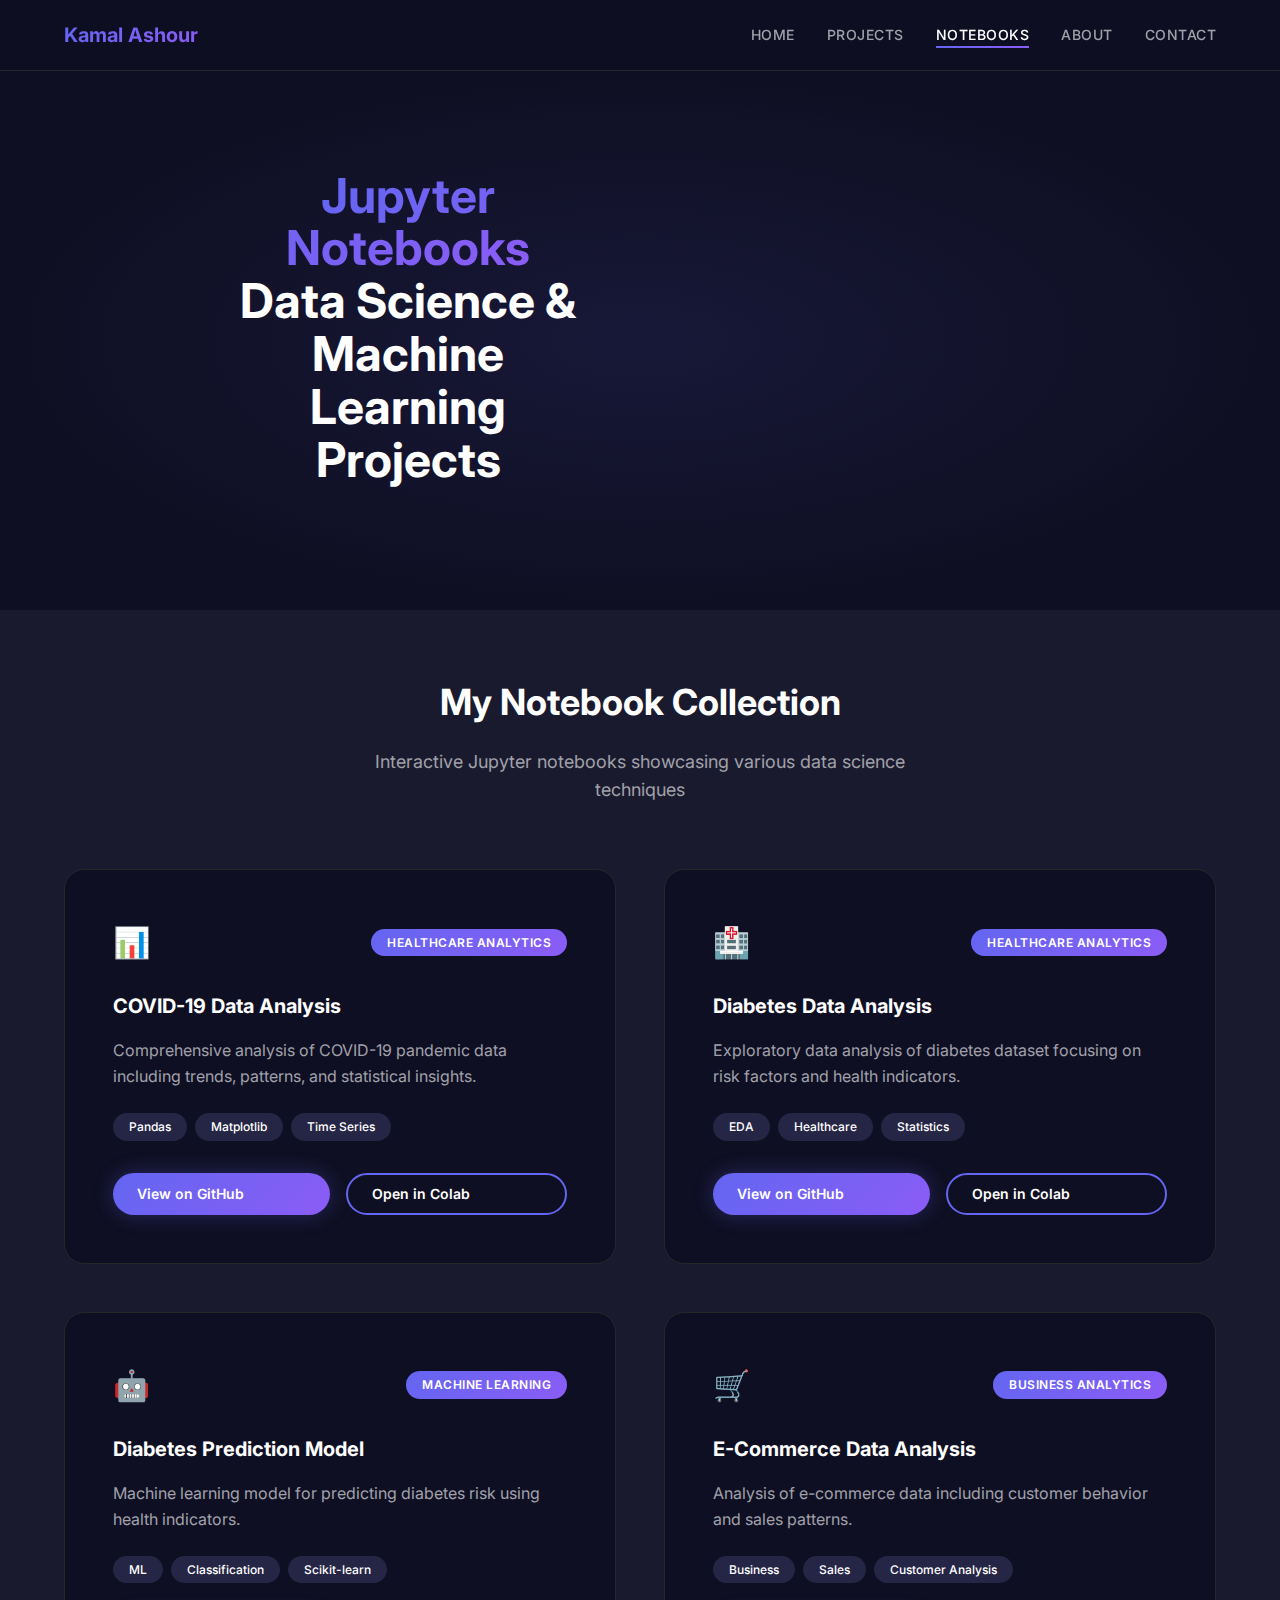
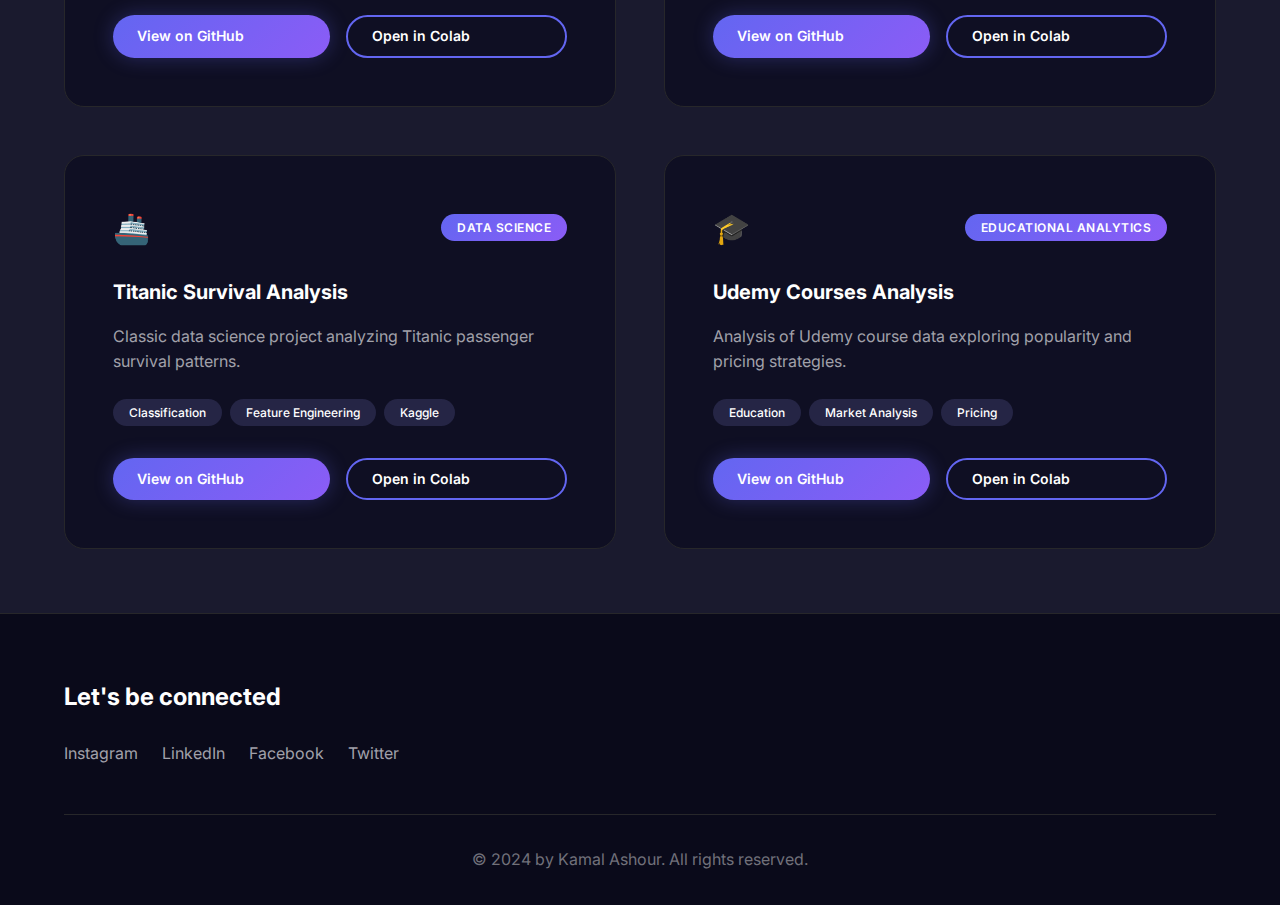
<file: notebooks.html>
<!DOCTYPE html>
<html lang="en">
<head>
    <meta charset="UTF-8">
    <meta name="viewport" content="width=device-width, initial-scale=1.0">
    <title>Jupyter Notebooks - Kamal Ashour Bessa</title>
    <link rel="preconnect" href="https://fonts.googleapis.com">
    <link rel="preconnect" href="https://fonts.gstatic.com" crossorigin>
    <link href="https://fonts.googleapis.com/css2?family=Inter:wght@300;400;500;600;700&display=swap" rel="stylesheet">
    <link rel="stylesheet" href="css/style.css">
    <link rel="stylesheet" href="css/notebooks.css">
</head>
<body>
    <!-- Navigation -->
    <nav class="navbar" id="navbar">
        <div class="nav-container">
            <div class="nav-logo">
                <a href="index.html" class="logo-text">Kamal Ashour</a>
            </div>
            <ul class="nav-menu" id="nav-menu">
                <li class="nav-item">
                    <a href="index.html" class="nav-link">HOME</a>
                </li>
                <li class="nav-item">
                    <a href="index.html#projects" class="nav-link">PROJECTS</a>
                </li>
                <li class="nav-item">
                    <a href="notebooks.html" class="nav-link active">NOTEBOOKS</a>
                </li>
                <li class="nav-item">
                    <a href="index.html#about" class="nav-link">ABOUT</a>
                </li>
                <li class="nav-item">
                    <a href="index.html#contact" class="nav-link">CONTACT</a>
                </li>
            </ul>
            <div class="hamburger" id="hamburger">
                <span class="bar"></span>
                <span class="bar"></span>
                <span class="bar"></span>
            </div>
        </div>
    </nav>

    <!-- Hero Section -->
    <section class="notebooks-hero">
        <div class="container">
            <div class="hero-content">
                <h1 class="hero-title">
                    <span class="gradient-text">Jupyter Notebooks</span><br>
                    Data Science & Machine Learning Projects
                </h1>
                <p class="hero-subtitle">Explore my comprehensive collection of data analysis, machine learning, and predictive modeling notebooks</p>
            </div>
        </div>
    </section>

    <!-- Notebooks Section -->
    <section class="notebooks-section">
        <div class="container">
            <div class="section-header">
                <h2>My Notebook Collection</h2>
                <p>Interactive Jupyter notebooks showcasing various data science techniques</p>
            </div>

            <!-- Notebooks Grid -->
            <div class="notebooks-grid">
                
                <!-- COVID-19 Analysis -->
                <div class="notebook-card">
                    <div class="notebook-header">
                        <div class="notebook-icon">📊</div>
                        <span class="notebook-type">Healthcare Analytics</span>
                    </div>
                    <div class="notebook-content">
                        <h3>COVID-19 Data Analysis</h3>
                        <p>Comprehensive analysis of COVID-19 pandemic data including trends, patterns, and statistical insights.</p>
                        <div class="notebook-tags">
                            <span class="tag">Pandas</span>
                            <span class="tag">Matplotlib</span>
                            <span class="tag">Time Series</span>
                        </div>
                    </div>
                    <div class="notebook-actions">
                        <a href="https://github.com/KamalAsh0ur/NTI/blob/main/COVID_19.ipynb" target="_blank" class="btn btn-primary">View on GitHub</a>
                        <a href="https://colab.research.google.com/github/KamalAsh0ur/NTI/blob/main/COVID_19.ipynb" target="_blank" class="btn btn-secondary">Open in Colab</a>
                    </div>
                </div>

                <!-- Diabetes Analysis -->
                <div class="notebook-card">
                    <div class="notebook-header">
                        <div class="notebook-icon">🏥</div>
                        <span class="notebook-type">Healthcare Analytics</span>
                    </div>
                    <div class="notebook-content">
                        <h3>Diabetes Data Analysis</h3>
                        <p>Exploratory data analysis of diabetes dataset focusing on risk factors and health indicators.</p>
                        <div class="notebook-tags">
                            <span class="tag">EDA</span>
                            <span class="tag">Healthcare</span>
                            <span class="tag">Statistics</span>
                        </div>
                    </div>
                    <div class="notebook-actions">
                        <a href="https://github.com/KamalAsh0ur/NTI/blob/main/Diabetes_Analysis.ipynb" target="_blank" class="btn btn-primary">View on GitHub</a>
                        <a href="https://colab.research.google.com/github/KamalAsh0ur/NTI/blob/main/Diabetes_Analysis.ipynb" target="_blank" class="btn btn-secondary">Open in Colab</a>
                    </div>
                </div>

                <!-- Diabetes Prediction -->
                <div class="notebook-card">
                    <div class="notebook-header">
                        <div class="notebook-icon">🤖</div>
                        <span class="notebook-type">Machine Learning</span>
                    </div>
                    <div class="notebook-content">
                        <h3>Diabetes Prediction Model</h3>
                        <p>Machine learning model for predicting diabetes risk using health indicators.</p>
                        <div class="notebook-tags">
                            <span class="tag">ML</span>
                            <span class="tag">Classification</span>
                            <span class="tag">Scikit-learn</span>
                        </div>
                    </div>
                    <div class="notebook-actions">
                        <a href="https://github.com/KamalAsh0ur/NTI/blob/main/Diabetes_Prediction_m.ipynb" target="_blank" class="btn btn-primary">View on GitHub</a>
                        <a href="https://colab.research.google.com/github/KamalAsh0ur/NTI/blob/main/Diabetes_Prediction_m.ipynb" target="_blank" class="btn btn-secondary">Open in Colab</a>
                    </div>
                </div>

                <!-- E-Commerce Analysis -->
                <div class="notebook-card">
                    <div class="notebook-header">
                        <div class="notebook-icon">🛒</div>
                        <span class="notebook-type">Business Analytics</span>
                    </div>
                    <div class="notebook-content">
                        <h3>E-Commerce Data Analysis</h3>
                        <p>Analysis of e-commerce data including customer behavior and sales patterns.</p>
                        <div class="notebook-tags">
                            <span class="tag">Business</span>
                            <span class="tag">Sales</span>
                            <span class="tag">Customer Analysis</span>
                        </div>
                    </div>
                    <div class="notebook-actions">
                        <a href="https://github.com/KamalAsh0ur/NTI/blob/main/E_Commerce.ipynb" target="_blank" class="btn btn-primary">View on GitHub</a>
                        <a href="https://colab.research.google.com/github/KamalAsh0ur/NTI/blob/main/E_Commerce.ipynb" target="_blank" class="btn btn-secondary">Open in Colab</a>
                    </div>
                </div>

                <!-- Titanic Analysis -->
                <div class="notebook-card">
                    <div class="notebook-header">
                        <div class="notebook-icon">🚢</div>
                        <span class="notebook-type">Data Science</span>
                    </div>
                    <div class="notebook-content">
                        <h3>Titanic Survival Analysis</h3>
                        <p>Classic data science project analyzing Titanic passenger survival patterns.</p>
                        <div class="notebook-tags">
                            <span class="tag">Classification</span>
                            <span class="tag">Feature Engineering</span>
                            <span class="tag">Kaggle</span>
                        </div>
                    </div>
                    <div class="notebook-actions">
                        <a href="https://github.com/KamalAsh0ur/NTI/blob/main/Titanic.ipynb" target="_blank" class="btn btn-primary">View on GitHub</a>
                        <a href="https://colab.research.google.com/github/KamalAsh0ur/NTI/blob/main/Titanic.ipynb" target="_blank" class="btn btn-secondary">Open in Colab</a>
                    </div>
                </div>

                <!-- Udemy Analysis -->
                <div class="notebook-card">
                    <div class="notebook-header">
                        <div class="notebook-icon">🎓</div>
                        <span class="notebook-type">Educational Analytics</span>
                    </div>
                    <div class="notebook-content">
                        <h3>Udemy Courses Analysis</h3>
                        <p>Analysis of Udemy course data exploring popularity and pricing strategies.</p>
                        <div class="notebook-tags">
                            <span class="tag">Education</span>
                            <span class="tag">Market Analysis</span>
                            <span class="tag">Pricing</span>
                        </div>
                    </div>
                    <div class="notebook-actions">
                        <a href="https://github.com/KamalAsh0ur/NTI/blob/main/Udemy.ipynb" target="_blank" class="btn btn-primary">View on GitHub</a>
                        <a href="https://colab.research.google.com/github/KamalAsh0ur/NTI/blob/main/Udemy.ipynb" target="_blank" class="btn btn-secondary">Open in Colab</a>
                    </div>
                </div>

            </div>
        </div>
    </section>

    <!-- Footer -->
    <footer class="footer">
        <div class="container">
            <div class="footer-content">
                <div class="footer-section">
                    <h3>Let's be connected</h3>
                    <div class="social-links">
                        <a href="https://www.instagram.com/kemmy_._._/" target="_blank" class="social-link">Instagram</a>
                        <a href="https://www.linkedin.com/in/kamal-ashour-25ba93228/" target="_blank" class="social-link">LinkedIn</a>
                        <a href="https://www.facebook.com/kamal.ashour.7165" target="_blank" class="social-link">Facebook</a>
                        <a href="#" class="social-link">Twitter</a>
                    </div>
                </div>
            </div>
            <div class="footer-bottom">
                <p>&copy; 2024 by Kamal Ashour. All rights reserved.</p>
            </div>
        </div>
    </footer>

    <script src="js/main.js"></script>
</body>
</html>
</file>
<file: css/notebooks.css>
/* Notebooks Page Specific Styles */

/* Notebooks Hero Section */
.notebooks-hero {
    min-height: 60vh;
    display: flex;
    align-items: center;
    background: radial-gradient(ellipse at center, rgba(99, 102, 241, 0.1) 0%, transparent 70%);
    padding: var(--spacing-3xl) 0;
    margin-top: 70px;
}

.notebooks-hero .hero-content {
    text-align: center;
    max-width: 800px;
    margin: 0 auto;
}

.notebooks-hero .hero-title {
    font-size: var(--font-size-5xl);
    font-weight: 700;
    line-height: 1.1;
    margin-bottom: var(--spacing-lg);
}

.notebooks-hero .hero-subtitle {
    font-size: var(--font-size-lg);
    color: var(--text-secondary);
    margin-bottom: var(--spacing-2xl);
    max-width: 600px;
    margin-left: auto;
    margin-right: auto;
}

/* Notebooks Section */
.notebooks-section {
    padding: var(--spacing-3xl) 0;
    background: var(--surface-color);
}

.notebooks-grid {
    display: grid;
    grid-template-columns: repeat(auto-fit, minmax(400px, 1fr));
    gap: var(--spacing-2xl);
    margin-top: var(--spacing-3xl);
}

/* Notebook Card */
.notebook-card {
    background: var(--background-dark);
    border-radius: 20px;
    padding: var(--spacing-2xl);
    border: 1px solid var(--border-color);
    transition: var(--transition-normal);
    position: relative;
    overflow: hidden;
}

.notebook-card::before {
    content: '';
    position: absolute;
    top: 0;
    left: -100%;
    width: 100%;
    height: 100%;
    background: linear-gradient(90deg, transparent, rgba(99, 102, 241, 0.05), transparent);
    transition: var(--transition-slow);
}

.notebook-card:hover::before {
    left: 100%;
}

.notebook-card:hover {
    transform: translateY(-10px);
    box-shadow: var(--shadow-xl);
    border-color: var(--primary-color);
}

/* Notebook Header */
.notebook-header {
    display: flex;
    align-items: center;
    justify-content: space-between;
    margin-bottom: var(--spacing-lg);
}

.notebook-icon {
    font-size: var(--font-size-3xl);
    margin-right: var(--spacing-md);
}

.notebook-type {
    background: var(--gradient-primary);
    color: white;
    padding: var(--spacing-xs) var(--spacing-md);
    border-radius: 20px;
    font-size: var(--font-size-xs);
    font-weight: 600;
    text-transform: uppercase;
    letter-spacing: 0.5px;
}

/* Notebook Content */
.notebook-content h3 {
    font-size: var(--font-size-xl);
    margin-bottom: var(--spacing-md);
    color: var(--text-primary);
}

.notebook-content p {
    color: var(--text-secondary);
    margin-bottom: var(--spacing-lg);
    line-height: 1.6;
}

.notebook-tags {
    display: flex;
    flex-wrap: wrap;
    gap: var(--spacing-sm);
    margin-bottom: var(--spacing-xl);
}

.notebook-tags .tag {
    background: var(--surface-light);
    color: var(--text-primary);
    padding: var(--spacing-xs) var(--spacing-md);
    border-radius: 15px;
    font-size: var(--font-size-xs);
    font-weight: 500;
}

/* Notebook Actions */
.notebook-actions {
    display: flex;
    gap: var(--spacing-md);
    flex-wrap: wrap;
}

.notebook-actions .btn {
    flex: 1;
    min-width: 140px;
    text-align: center;
    padding: var(--spacing-sm) var(--spacing-lg);
    font-size: var(--font-size-sm);
}

/* Technologies Section */
.technologies-section {
    padding: var(--spacing-3xl) 0;
    background: var(--background-dark);
}

.tech-grid {
    display: grid;
    grid-template-columns: repeat(auto-fit, minmax(250px, 1fr));
    gap: var(--spacing-xl);
    margin-top: var(--spacing-3xl);
}

.tech-card {
    background: var(--surface-color);
    padding: var(--spacing-xl);
    border-radius: 15px;
    text-align: center;
    border: 1px solid var(--border-color);
    transition: var(--transition-normal);
}

.tech-card:hover {
    transform: translateY(-5px);
    box-shadow: var(--shadow-md);
    border-color: var(--primary-color);
}

.tech-icon {
    font-size: var(--font-size-4xl);
    margin-bottom: var(--spacing-md);
}

.tech-card h3 {
    font-size: var(--font-size-lg);
    margin-bottom: var(--spacing-sm);
    color: var(--primary-color);
}

.tech-card p {
    color: var(--text-secondary);
    font-size: var(--font-size-sm);
}

/* CTA Section */
.cta-section {
    padding: var(--spacing-3xl) 0;
    background: var(--surface-color);
    text-align: center;
}

.cta-content h2 {
    font-size: var(--font-size-3xl);
    margin-bottom: var(--spacing-md);
    background: var(--gradient-primary);
    -webkit-background-clip: text;
    -webkit-text-fill-color: transparent;
    background-clip: text;
}

.cta-content p {
    font-size: var(--font-size-lg);
    color: var(--text-secondary);
    margin-bottom: var(--spacing-2xl);
}

.cta-buttons {
    display: flex;
    gap: var(--spacing-lg);
    justify-content: center;
    flex-wrap: wrap;
}

/* Notebook Filters */
.notebook-filters {
    display: flex;
    justify-content: center;
    gap: var(--spacing-md);
    margin-bottom: var(--spacing-3xl);
    flex-wrap: wrap;
}

.notebook-filters .filter-btn {
    background: transparent;
    border: 2px solid var(--border-color);
    color: var(--text-secondary);
    padding: var(--spacing-sm) var(--spacing-lg);
    border-radius: 25px;
    cursor: pointer;
    transition: var(--transition-normal);
    font-weight: 500;
}

.notebook-filters .filter-btn:hover,
.notebook-filters .filter-btn.active {
    border-color: var(--primary-color);
    color: var(--primary-color);
    background: rgba(99, 102, 241, 0.1);
}

/* Notebook Stats */
.notebook-stats {
    display: flex;
    flex-wrap: wrap;
    gap: var(--spacing-md);
    margin-bottom: var(--spacing-lg);
}

.notebook-stats .stat {
    font-size: var(--font-size-xs);
    color: var(--text-muted);
    background: var(--surface-light);
    padding: var(--spacing-xs) var(--spacing-sm);
    border-radius: 10px;
}

/* Hero Stats */
.hero-stats {
    display: flex;
    justify-content: center;
    gap: var(--spacing-2xl);
    margin-top: var(--spacing-2xl);
}

.hero-stats .stat-item {
    text-align: center;
}

.hero-stats .stat-number {
    display: block;
    font-size: var(--font-size-3xl);
    font-weight: 700;
    background: var(--gradient-primary);
    -webkit-background-clip: text;
    -webkit-text-fill-color: transparent;
    background-clip: text;
    margin-bottom: var(--spacing-xs);
}

.hero-stats .stat-label {
    font-size: var(--font-size-sm);
    color: var(--text-secondary);
}

/* Responsive Design */
@media (max-width: 768px) {
    .notebooks-hero .hero-title {
        font-size: var(--font-size-4xl);
    }
    
    .notebooks-grid {
        grid-template-columns: 1fr;
        gap: var(--spacing-xl);
    }
    
    .tech-grid {
        grid-template-columns: 1fr;
    }
    
    .notebook-actions {
        flex-direction: column;
    }
    
    .notebook-actions .btn {
        flex: none;
    }
    
    .hero-stats {
        flex-direction: column;
        gap: var(--spacing-lg);
    }
    
    .cta-buttons {
        flex-direction: column;
        align-items: center;
    }
    
    .notebook-filters {
        flex-direction: column;
        align-items: center;
    }
}

@media (max-width: 480px) {
    .notebooks-hero .hero-title {
        font-size: var(--font-size-3xl);
    }
    
    .notebook-card {
        padding: var(--spacing-lg);
    }
    
    .notebooks-grid {
        grid-template-columns: 1fr;
        gap: var(--spacing-lg);
    }
    
    .notebook-header {
        flex-direction: column;
        align-items: flex-start;
        gap: var(--spacing-sm);
    }
    
    .notebook-icon {
        margin-right: 0;
        margin-bottom: var(--spacing-sm);
    }
}

/* Animation Classes */
.notebook-card.fade-in {
    animation: fadeIn 0.6s ease forwards;
}

.notebook-card.slide-up {
    animation: slideInFromBottom 0.8s ease forwards;
}

/* Loading Animation for Notebook Cards */
@keyframes notebookCardLoad {
    0% {
        opacity: 0;
        transform: translateY(30px) scale(0.95);
    }
    100% {
        opacity: 1;
        transform: translateY(0) scale(1);
    }
}

.notebook-card {
    animation: notebookCardLoad 0.6s ease forwards;
}

.notebook-card:nth-child(1) { animation-delay: 0.1s; }
.notebook-card:nth-child(2) { animation-delay: 0.2s; }
.notebook-card:nth-child(3) { animation-delay: 0.3s; }
.notebook-card:nth-child(4) { animation-delay: 0.4s; }
.notebook-card:nth-child(5) { animation-delay: 0.5s; }
.notebook-card:nth-child(6) { animation-delay: 0.6s; }

/* Notebook Meta Information */
.notebook-meta {
    display: flex;
    flex-direction: column;
    align-items: flex-end;
    gap: var(--spacing-xs);
}

.notebook-date {
    font-size: var(--font-size-xs);
    color: var(--text-muted);
}

/* Enhanced Hover Effects */
.notebook-card:hover .notebook-icon {
    transform: scale(1.1);
    transition: var(--transition-normal);
}

.notebook-card:hover .notebook-type {
    box-shadow: var(--shadow-glow);
}

/* Focus States for Accessibility */
.notebook-actions .btn:focus {
    outline: 2px solid var(--primary-color);
    outline-offset: 2px;
}

.filter-btn:focus {
    outline: 2px solid var(--primary-color);
    outline-offset: 2px;
}
</file>
<file: css/style.css>
/* CSS Reset and Base Styles */
* {
    margin: 0;
    padding: 0;
    box-sizing: border-box;
}

:root {
    /* Color Palette */
    --primary-color: #6366f1;
    --secondary-color: #8b5cf6;
    --accent-color: #06b6d4;
    --background-dark: #0f0f23;
    --background-darker: #0a0a1a;
    --surface-color: #1a1a2e;
    --surface-light: #252545;
    --text-primary: #ffffff;
    --text-secondary: #a1a1aa;
    --text-muted: #71717a;
    --border-color: #27272a;
    --gradient-primary: linear-gradient(135deg, #6366f1 0%, #8b5cf6 100%);
    --gradient-secondary: linear-gradient(135deg, #06b6d4 0%, #3b82f6 100%);
    
    /* Typography */
    --font-family: 'Inter', -apple-system, BlinkMacSystemFont, 'Segoe UI', Roboto, sans-serif;
    --font-size-xs: 0.75rem;
    --font-size-sm: 0.875rem;
    --font-size-base: 1rem;
    --font-size-lg: 1.125rem;
    --font-size-xl: 1.25rem;
    --font-size-2xl: 1.5rem;
    --font-size-3xl: 1.875rem;
    --font-size-4xl: 2.25rem;
    --font-size-5xl: 3rem;
    --font-size-6xl: 3.75rem;
    
    /* Spacing */
    --spacing-xs: 0.25rem;
    --spacing-sm: 0.5rem;
    --spacing-md: 1rem;
    --spacing-lg: 1.5rem;
    --spacing-xl: 2rem;
    --spacing-2xl: 3rem;
    --spacing-3xl: 4rem;
    
    /* Shadows */
    --shadow-sm: 0 1px 2px 0 rgba(0, 0, 0, 0.05);
    --shadow-md: 0 4px 6px -1px rgba(0, 0, 0, 0.1);
    --shadow-lg: 0 10px 15px -3px rgba(0, 0, 0, 0.1);
    --shadow-xl: 0 20px 25px -5px rgba(0, 0, 0, 0.1);
    --shadow-glow: 0 0 20px rgba(99, 102, 241, 0.3);
    
    /* Transitions */
    --transition-fast: 0.15s ease;
    --transition-normal: 0.3s ease;
    --transition-slow: 0.5s ease;
}

html {
    scroll-behavior: smooth;
}

body {
    font-family: var(--font-family);
    background-color: var(--background-dark);
    color: var(--text-primary);
    line-height: 1.6;
    overflow-x: hidden;
}

/* Loading Screen */
#loading-screen {
    position: fixed;
    top: 0;
    left: 0;
    width: 100%;
    height: 100%;
    background: var(--background-darker);
    display: flex;
    flex-direction: column;
    justify-content: center;
    align-items: center;
    z-index: 9999;
    transition: opacity 0.5s ease, visibility 0.5s ease;
}

#loading-screen.hidden {
    opacity: 0;
    visibility: hidden;
}

.loader {
    width: 50px;
    height: 50px;
    border-radius: 50%;
    background: var(--gradient-primary);
    animation: pulse 2s ease-in-out infinite;
    margin-bottom: var(--spacing-lg);
}

.loader-inner {
    width: 100%;
    height: 100%;
    border-radius: 50%;
    background: var(--background-darker);
    transform: scale(0.8);
    animation: pulse-inner 2s ease-in-out infinite;
}

@keyframes pulse {
    0%, 100% { transform: scale(1); }
    50% { transform: scale(1.1); }
}

@keyframes pulse-inner {
    0%, 100% { transform: scale(0.8); }
    50% { transform: scale(0.6); }
}

/* Navigation */
.navbar {
    position: fixed;
    top: 0;
    left: 0;
    width: 100%;
    background: rgba(15, 15, 35, 0.95);
    backdrop-filter: blur(10px);
    border-bottom: 1px solid var(--border-color);
    z-index: 1000;
    transition: var(--transition-normal);
}

.navbar.scrolled {
    background: rgba(15, 15, 35, 0.98);
    box-shadow: var(--shadow-lg);
}

.nav-container {
    max-width: 1200px;
    margin: 0 auto;
    padding: 0 var(--spacing-lg);
    display: flex;
    justify-content: space-between;
    align-items: center;
    height: 70px;
}

.nav-logo .logo-text {
    font-size: var(--font-size-xl);
    font-weight: 700;
    background: var(--gradient-primary);
    -webkit-background-clip: text;
    -webkit-text-fill-color: transparent;
    background-clip: text;
}

.nav-menu {
    display: flex;
    list-style: none;
    gap: var(--spacing-xl);
}

.nav-link {
    color: var(--text-secondary);
    text-decoration: none;
    font-weight: 500;
    font-size: var(--font-size-sm);
    letter-spacing: 0.5px;
    transition: var(--transition-normal);
    position: relative;
}

.nav-link:hover,
.nav-link.active {
    color: var(--text-primary);
}

.nav-link::after {
    content: '';
    position: absolute;
    bottom: -5px;
    left: 0;
    width: 0;
    height: 2px;
    background: var(--gradient-primary);
    transition: var(--transition-normal);
}

.nav-link:hover::after,
.nav-link.active::after {
    width: 100%;
}

.hamburger {
    display: none;
    flex-direction: column;
    cursor: pointer;
    gap: 4px;
}

.hamburger .bar {
    width: 25px;
    height: 3px;
    background: var(--text-primary);
    transition: var(--transition-normal);
}

/* Hero Section */
.hero {
    min-height: 100vh;
    display: flex;
    align-items: center;
    position: relative;
    overflow: hidden;
}

.hero-background {
    position: absolute;
    top: 0;
    left: 0;
    width: 100%;
    height: 100%;
    background: radial-gradient(ellipse at center, rgba(99, 102, 241, 0.1) 0%, transparent 70%);
}

.floating-elements {
    position: absolute;
    width: 100%;
    height: 100%;
}

.floating-element {
    position: absolute;
    width: 100px;
    height: 100px;
    background: var(--gradient-primary);
    border-radius: 50%;
    opacity: 0.1;
    animation: float 6s ease-in-out infinite;
}

.floating-element:nth-child(1) {
    top: 20%;
    left: 10%;
    animation-delay: 0s;
}

.floating-element:nth-child(2) {
    top: 60%;
    right: 10%;
    animation-delay: 2s;
}

.floating-element:nth-child(3) {
    bottom: 20%;
    left: 20%;
    animation-delay: 4s;
}

.floating-element:nth-child(4) {
    top: 40%;
    right: 30%;
    animation-delay: 1s;
}

@keyframes float {
    0%, 100% { transform: translateY(0px) rotate(0deg); }
    33% { transform: translateY(-20px) rotate(120deg); }
    66% { transform: translateY(20px) rotate(240deg); }
}

.hero-container {
    max-width: 1200px;
    margin: 0 auto;
    padding: 0 var(--spacing-lg);
    position: relative;
    z-index: 2;
}

.hero-content {
    display: grid;
    grid-template-columns: 1fr 400px;
    gap: var(--spacing-3xl);
    align-items: center;
}

.hero-title {
    font-size: var(--font-size-5xl);
    font-weight: 700;
    line-height: 1.1;
    margin-bottom: var(--spacing-lg);
}

.title-line {
    display: block;
    animation: slideInUp 0.8s ease forwards;
    opacity: 0;
    transform: translateY(30px);
}

.title-line:nth-child(1) { animation-delay: 0.1s; }
.title-line:nth-child(2) { animation-delay: 0.2s; }
.title-line:nth-child(3) { animation-delay: 0.3s; }
.title-line:nth-child(4) { animation-delay: 0.4s; }

@keyframes slideInUp {
    to {
        opacity: 1;
        transform: translateY(0);
    }
}

.gradient-text {
    background: var(--gradient-primary);
    -webkit-background-clip: text;
    -webkit-text-fill-color: transparent;
    background-clip: text;
}

.hero-subtitle {
    font-size: var(--font-size-lg);
    color: var(--text-secondary);
    margin-bottom: var(--spacing-2xl);
    animation: fadeIn 1s ease 0.5s forwards;
    opacity: 0;
}

@keyframes fadeIn {
    to { opacity: 1; }
}

.hero-buttons {
    display: flex;
    gap: var(--spacing-lg);
    animation: fadeIn 1s ease 0.7s forwards;
    opacity: 0;
}

.btn {
    display: inline-flex;
    align-items: center;
    padding: var(--spacing-md) var(--spacing-xl);
    border-radius: 50px;
    text-decoration: none;
    font-weight: 600;
    font-size: var(--font-size-base);
    transition: var(--transition-normal);
    border: none;
    cursor: pointer;
    position: relative;
    overflow: hidden;
}

.btn-primary {
    background: var(--gradient-primary);
    color: white;
    box-shadow: var(--shadow-glow);
}

.btn-primary:hover {
    transform: translateY(-2px);
    box-shadow: 0 0 30px rgba(99, 102, 241, 0.5);
}

.btn-secondary {
    background: transparent;
    color: var(--text-primary);
    border: 2px solid var(--primary-color);
}

.btn-secondary:hover {
    background: var(--primary-color);
    transform: translateY(-2px);
}

.profile-card {
    background: var(--surface-color);
    border-radius: 20px;
    padding: var(--spacing-2xl);
    text-align: center;
    border: 1px solid var(--border-color);
    animation: slideInRight 1s ease 0.3s forwards;
    opacity: 0;
    transform: translateX(50px);
}

@keyframes slideInRight {
    to {
        opacity: 1;
        transform: translateX(0);
    }
}

.profile-image {
    width: 150px;
    height: 150px;
    border-radius: 50%;
    margin: 0 auto var(--spacing-lg);
    overflow: hidden;
    border: 4px solid var(--primary-color);
    position: relative;
}

.profile-image img {
    width: 100%;
    height: 100%;
    object-fit: cover;
}

.profile-card h3 {
    font-size: var(--font-size-xl);
    margin-bottom: var(--spacing-sm);
}

.profile-title {
    color: var(--text-secondary);
    margin-bottom: var(--spacing-lg);
}

.profile-badges {
    display: flex;
    flex-wrap: wrap;
    gap: var(--spacing-sm);
    justify-content: center;
}

.badge {
    background: var(--gradient-primary);
    color: white;
    padding: var(--spacing-xs) var(--spacing-md);
    border-radius: 20px;
    font-size: var(--font-size-xs);
    font-weight: 600;
}

.scroll-indicator {
    position: absolute;
    bottom: var(--spacing-xl);
    left: 50%;
    transform: translateX(-50%);
    animation: bounce 2s infinite;
}

.scroll-arrow {
    width: 30px;
    height: 30px;
    border-right: 2px solid var(--primary-color);
    border-bottom: 2px solid var(--primary-color);
    transform: rotate(45deg);
}

@keyframes bounce {
    0%, 20%, 50%, 80%, 100% { transform: translateX(-50%) translateY(0); }
    40% { transform: translateX(-50%) translateY(-10px); }
    60% { transform: translateX(-50%) translateY(-5px); }
}

/* Container */
.container {
    max-width: 1200px;
    margin: 0 auto;
    padding: 0 var(--spacing-lg);
}

/* Section Header */
.section-header {
    text-align: center;
    margin-bottom: var(--spacing-3xl);
}

.section-header h2 {
    font-size: var(--font-size-4xl);
    font-weight: 700;
    margin-bottom: var(--spacing-md);
}

.section-header p {
    font-size: var(--font-size-lg);
    color: var(--text-secondary);
    max-width: 600px;
    margin: 0 auto;
}

/* Stats Section */
.stats-section {
    padding: var(--spacing-3xl) 0;
    background: var(--surface-color);
}

.stats-grid {
    display: grid;
    grid-template-columns: repeat(auto-fit, minmax(200px, 1fr));
    gap: var(--spacing-2xl);
}

.stat-item {
    text-align: center;
}

.stat-number {
    font-size: var(--font-size-5xl);
    font-weight: 700;
    background: var(--gradient-primary);
    -webkit-background-clip: text;
    -webkit-text-fill-color: transparent;
    background-clip: text;
    display: block;
    margin-bottom: var(--spacing-sm);
}

.stat-label {
    font-size: var(--font-size-lg);
    color: var(--text-secondary);
}

/* Beyond Data Section */
.beyond-data {
    padding: var(--spacing-3xl) 0;
}

.beyond-grid {
    display: grid;
    grid-template-columns: repeat(auto-fit, minmax(300px, 1fr));
    gap: var(--spacing-2xl);
    margin-top: var(--spacing-3xl);
}

.beyond-card {
    background: var(--surface-color);
    border-radius: 20px;
    padding: var(--spacing-2xl);
    text-align: center;
    border: 1px solid var(--border-color);
    transition: var(--transition-normal);
    position: relative;
    overflow: hidden;
}

.beyond-card::before {
    content: '';
    position: absolute;
    top: 0;
    left: -100%;
    width: 100%;
    height: 100%;
    background: linear-gradient(90deg, transparent, rgba(99, 102, 241, 0.1), transparent);
    transition: var(--transition-slow);
}

.beyond-card:hover::before {
    left: 100%;
}

.beyond-card:hover {
    transform: translateY(-10px);
    box-shadow: var(--shadow-xl);
}

.card-image {
    width: 100px;
    height: 100px;
    margin: 0 auto var(--spacing-lg);
    border-radius: 15px;
    overflow: hidden;
}

.card-image img {
    width: 100%;
    height: 100%;
    object-fit: cover;
}

.beyond-card h3 {
    font-size: var(--font-size-xl);
    margin-bottom: var(--spacing-md);
    background: var(--gradient-primary);
    -webkit-background-clip: text;
    -webkit-text-fill-color: transparent;
    background-clip: text;
}

.card-link {
    display: inline-flex;
    align-items: center;
    color: var(--primary-color);
    text-decoration: none;
    font-weight: 600;
    margin-top: var(--spacing-lg);
    transition: var(--transition-normal);
}

.card-link:hover {
    color: var(--secondary-color);
}

/* Projects Section */
.projects-section {
    padding: var(--spacing-3xl) 0;
    background: var(--surface-color);
}

.project-filters {
    display: flex;
    justify-content: center;
    gap: var(--spacing-md);
    margin-bottom: var(--spacing-3xl);
    flex-wrap: wrap;
}

.filter-btn {
    background: transparent;
    border: 2px solid var(--border-color);
    color: var(--text-secondary);
    padding: var(--spacing-sm) var(--spacing-lg);
    border-radius: 25px;
    cursor: pointer;
    transition: var(--transition-normal);
    font-weight: 500;
}

.filter-btn:hover,
.filter-btn.active {
    border-color: var(--primary-color);
    color: var(--primary-color);
    background: rgba(99, 102, 241, 0.1);
}

.projects-grid {
    display: grid;
    grid-template-columns: repeat(auto-fit, minmax(350px, 1fr));
    gap: var(--spacing-2xl);
}

.project-card {
    background: var(--background-dark);
    border-radius: 20px;
    overflow: hidden;
    border: 1px solid var(--border-color);
    transition: var(--transition-normal);
    opacity: 1;
    transform: scale(1);
}

.project-card.hidden {
    opacity: 0;
    transform: scale(0.8);
    pointer-events: none;
}

.project-card:hover {
    transform: translateY(-10px);
    box-shadow: var(--shadow-xl);
}

.project-image {
    position: relative;
    height: 250px;
    overflow: hidden;
}

.project-image img {
    width: 100%;
    height: 100%;
    object-fit: cover;
    transition: var(--transition-slow);
}

.project-overlay {
    position: absolute;
    top: 0;
    left: 0;
    width: 100%;
    height: 100%;
    background: rgba(0, 0, 0, 0.8);
    display: flex;
    align-items: center;
    justify-content: center;
    opacity: 0;
    transition: var(--transition-normal);
}

.project-card:hover .project-overlay {
    opacity: 1;
}

.project-card:hover .project-image img {
    transform: scale(1.1);
}

.btn-icon {
    background: var(--gradient-primary);
    color: white;
    border: none;
    padding: var(--spacing-md) var(--spacing-lg);
    border-radius: 25px;
    cursor: pointer;
    font-weight: 600;
    transition: var(--transition-normal);
}

.btn-icon:hover {
    transform: scale(1.05);
}

.project-info {
    padding: var(--spacing-xl);
}

.project-info h3 {
    font-size: var(--font-size-xl);
    margin-bottom: var(--spacing-md);
}

.project-info p {
    color: var(--text-secondary);
    margin-bottom: var(--spacing-lg);
}

.project-tags {
    display: flex;
    flex-wrap: wrap;
    gap: var(--spacing-sm);
}

.tag {
    background: var(--surface-light);
    color: var(--text-primary);
    padding: var(--spacing-xs) var(--spacing-md);
    border-radius: 15px;
    font-size: var(--font-size-xs);
    font-weight: 500;
}

/* Certifications Section */
.certifications-section {
    padding: var(--spacing-3xl) 0;
}

.certifications-grid {
    display: grid;
    grid-template-columns: repeat(auto-fit, minmax(300px, 1fr));
    gap: var(--spacing-2xl);
}

.cert-card {
    background: var(--surface-color);
    border-radius: 15px;
    overflow: hidden;
    border: 1px solid var(--border-color);
    transition: var(--transition-normal);
}

.cert-card:hover {
    transform: translateY(-5px);
    box-shadow: var(--shadow-lg);
}

.cert-card img {
    width: 100%;
    height: 200px;
    object-fit: cover;
}

/* Services Section */
.services-section {
    padding: var(--spacing-3xl) 0;
    background: var(--surface-color);
}

.services-grid {
    display: grid;
    grid-template-columns: repeat(auto-fit, minmax(300px, 1fr));
    gap: var(--spacing-2xl);
}

.service-card {
    background: var(--background-dark);
    border-radius: 20px;
    padding: var(--spacing-2xl);
    border: 1px solid var(--border-color);
    transition: var(--transition-normal);
    position: relative;
    overflow: hidden;
}

.service-card::before {
    content: '';
    position: absolute;
    top: 0;
    left: 0;
    width: 100%;
    height: 4px;
    background: var(--gradient-primary);
}

.service-card:hover {
    transform: translateY(-10px);
    box-shadow: var(--shadow-xl);
}

.service-icon {
    font-size: var(--font-size-4xl);
    margin-bottom: var(--spacing-lg);
}

.service-card h3 {
    font-size: var(--font-size-xl);
    margin-bottom: var(--spacing-md);
    background: var(--gradient-primary);
    -webkit-background-clip: text;
    -webkit-text-fill-color: transparent;
    background-clip: text;
}

.service-card p {
    color: var(--text-secondary);
    margin-bottom: var(--spacing-lg);
    line-height: 1.7;
}

.service-features {
    list-style: none;
}

.service-features li {
    color: var(--text-secondary);
    margin-bottom: var(--spacing-sm);
    position: relative;
    padding-left: var(--spacing-lg);
}

.service-features li::before {
    content: '✓';
    position: absolute;
    left: 0;
    color: var(--primary-color);
    font-weight: bold;
}

/* About Section */
.about-section {
    padding: var(--spacing-3xl) 0;
}

.about-content {
    display: grid;
    grid-template-columns: 2fr 1fr;
    gap: var(--spacing-3xl);
    align-items: start;
}

.about-text p {
    color: var(--text-secondary);
    margin-bottom: var(--spacing-lg);
    line-height: 1.8;
}

.values-section {
    margin-top: var(--spacing-3xl);
}

.values-section h3 {
    font-size: var(--font-size-2xl);
    margin-bottom: var(--spacing-xl);
    background: var(--gradient-primary);
    -webkit-background-clip: text;
    -webkit-text-fill-color: transparent;
    background-clip: text;
}

.values-grid {
    display: grid;
    grid-template-columns: repeat(auto-fit, minmax(200px, 1fr));
    gap: var(--spacing-lg);
}

.value-item {
    background: var(--surface-color);
    padding: var(--spacing-lg);
    border-radius: 15px;
    border: 1px solid var(--border-color);
    transition: var(--transition-normal);
}

.value-item:hover {
    transform: translateY(-5px);
    box-shadow: var(--shadow-md);
}

.value-item h4 {
    color: var(--primary-color);
    margin-bottom: var(--spacing-sm);
}

.value-item p {
    color: var(--text-muted);
    font-size: var(--font-size-sm);
    margin: 0;
}

.about-skills h3 {
    font-size: var(--font-size-2xl);
    margin-bottom: var(--spacing-xl);
    background: var(--gradient-primary);
    -webkit-background-clip: text;
    -webkit-text-fill-color: transparent;
    background-clip: text;
}

.skills-list {
    display: flex;
    flex-direction: column;
    gap: var(--spacing-lg);
}

.skill-item {
    background: var(--surface-color);
    padding: var(--spacing-lg);
    border-radius: 15px;
    border: 1px solid var(--border-color);
}

.skill-name {
    display: block;
    font-weight: 600;
    margin-bottom: var(--spacing-sm);
}

.skill-bar {
    width: 100%;
    height: 8px;
    background: var(--border-color);
    border-radius: 4px;
    overflow: hidden;
}

.skill-progress {
    height: 100%;
    background: var(--gradient-primary);
    border-radius: 4px;
    width: 0;
    transition: width 1s ease;
}

/* Contact Section */
.contact-section {
    padding: var(--spacing-3xl) 0;
    background: var(--surface-color);
}

.contact-content {
    display: grid;
    grid-template-columns: 1fr 1fr;
    gap: var(--spacing-3xl);
}

.contact-info {
    display: flex;
    flex-direction: column;
    gap: var(--spacing-xl);
}

.contact-item h3 {
    font-size: var(--font-size-2xl);
    margin-bottom: var(--spacing-md);
    background: var(--gradient-primary);
    -webkit-background-clip: text;
    -webkit-text-fill-color: transparent;
    background-clip: text;
}

.contact-item h4 {
    color: var(--primary-color);
    margin-bottom: var(--spacing-sm);
}

.contact-item p {
    color: var(--text-secondary);
}

.contact-form {
    background: var(--background-dark);
    padding: var(--spacing-2xl);
    border-radius: 20px;
    border: 1px solid var(--border-color);
}

.form-row {
    display: grid;
    grid-template-columns: 1fr 1fr;
    gap: var(--spacing-lg);
}

.form-group {
    margin-bottom: var(--spacing-lg);
}

.form-group label {
    display: block;
    margin-bottom: var(--spacing-sm);
    color: var(--text-primary);
    font-weight: 500;
}

.form-group input,
.form-group textarea {
    width: 100%;
    padding: var(--spacing-md);
    background: var(--surface-color);
    border: 1px solid var(--border-color);
    border-radius: 10px;
    color: var(--text-primary);
    font-family: inherit;
    transition: var(--transition-normal);
}

.form-group input:focus,
.form-group textarea:focus {
    outline: none;
    border-color: var(--primary-color);
    box-shadow: 0 0 0 3px rgba(99, 102, 241, 0.1);
}

.form-group textarea {
    resize: vertical;
    min-height: 120px;
}

/* Footer */
.footer {
    background: var(--background-darker);
    padding: var(--spacing-3xl) 0 var(--spacing-xl);
    border-top: 1px solid var(--border-color);
}

.footer-content {
    display: grid;
    grid-template-columns: 1fr 1fr;
    gap: var(--spacing-2xl);
    margin-bottom: var(--spacing-2xl);
}

.footer-section h3 {
    font-size: var(--font-size-2xl);
    margin-bottom: var(--spacing-lg);
}

.social-links {
    display: flex;
    gap: var(--spacing-lg);
    flex-wrap: wrap;
}

.social-link {
    color: var(--text-secondary);
    text-decoration: none;
    transition: var(--transition-normal);
}

.social-link:hover {
    color: var(--primary-color);
}

.footer-links {
    display: flex;
    gap: var(--spacing-lg);
    flex-wrap: wrap;
}

.footer-links a {
    color: var(--text-secondary);
    text-decoration: none;
    transition: var(--transition-normal);
}

.footer-links a:hover {
    color: var(--primary-color);
}

.footer-bottom {
    text-align: center;
    padding-top: var(--spacing-xl);
    border-top: 1px solid var(--border-color);
    color: var(--text-muted);
}

/* Modal */
.modal {
    display: none;
    position: fixed;
    z-index: 2000;
    left: 0;
    top: 0;
    width: 100%;
    height: 100%;
    background-color: rgba(0, 0, 0, 0.8);
    backdrop-filter: blur(5px);
}

.modal-content {
    background-color: var(--surface-color);
    margin: 5% auto;
    padding: var(--spacing-2xl);
    border-radius: 20px;
    width: 90%;
    max-width: 800px;
    max-height: 80vh;
    overflow-y: auto;
    position: relative;
    border: 1px solid var(--border-color);
}

.close {
    color: var(--text-secondary);
    float: right;
    font-size: 28px;
    font-weight: bold;
    cursor: pointer;
    transition: var(--transition-normal);
}

.close:hover {
    color: var(--text-primary);
}

/* Back to Top Button */
.back-to-top {
    position: fixed;
    bottom: var(--spacing-xl);
    right: var(--spacing-xl);
    width: 50px;
    height: 50px;
    background: var(--gradient-primary);
    color: white;
    border: none;
    border-radius: 50%;
    cursor: pointer;
    font-size: var(--font-size-xl);
    display: none;
    align-items: center;
    justify-content: center;
    transition: var(--transition-normal);
    z-index: 1000;
    box-shadow: var(--shadow-lg);
}

.back-to-top:hover {
    transform: translateY(-3px);
    box-shadow: var(--shadow-xl);
}

.back-to-top.visible {
    display: flex;
}

/* Responsive Design */
@media (max-width: 1024px) {
    .hero-content {
        grid-template-columns: 1fr;
        gap: var(--spacing-2xl);
        text-align: center;
    }
    
    .about-content {
        grid-template-columns: 1fr;
        gap: var(--spacing-2xl);
    }
    
    .contact-content {
        grid-template-columns: 1fr;
        gap: var(--spacing-2xl);
    }
}

@media (max-width: 768px) {
    .hamburger {
        display: flex;
    }
    
    .nav-menu {
        position: fixed;
        left: -100%;
        top: 70px;
        flex-direction: column;
        background-color: var(--surface-color);
        width: 100%;
        text-align: center;
        transition: var(--transition-normal);
        box-shadow: var(--shadow-lg);
        padding: var(--spacing-xl) 0;
    }
    
    .nav-menu.active {
        left: 0;
    }
    
    .nav-menu li {
        margin: var(--spacing-md) 0;
    }
    
    .hamburger.active .bar:nth-child(2) {
        opacity: 0;
    }
    
    .hamburger.active .bar:nth-child(1) {
        transform: translateY(7px) rotate(45deg);
    }
    
    .hamburger.active .bar:nth-child(3) {
        transform: translateY(-7px) rotate(-45deg);
    }
    
    .hero-title {
        font-size: var(--font-size-4xl);
    }
    
    .section-header h2 {
        font-size: var(--font-size-3xl);
    }
    
    .stats-grid {
        grid-template-columns: repeat(2, 1fr);
        gap: var(--spacing-lg);
    }
    
    .beyond-grid {
        grid-template-columns: 1fr;
    }
    
    .projects-grid {
        grid-template-columns: 1fr;
    }
    
    .services-grid {
        grid-template-columns: 1fr;
    }
    
    .certifications-grid {
        grid-template-columns: 1fr;
    }
    
    .values-grid {
        grid-template-columns: 1fr;
    }
    
    .form-row {
        grid-template-columns: 1fr;
    }
    
    .footer-content {
        grid-template-columns: 1fr;
        text-align: center;
    }
    
    .social-links,
    .footer-links {
        justify-content: center;
    }
}

@media (max-width: 480px) {
    .container {
        padding: 0 var(--spacing-md);
    }
    
    .nav-container {
        padding: 0 var(--spacing-md);
    }
    
    .hero-title {
        font-size: var(--font-size-3xl);
    }
    
    .hero-buttons {
        flex-direction: column;
        align-items: center;
    }
    
    .stats-grid {
        grid-template-columns: 1fr;
    }
    
    .project-filters {
        flex-direction: column;
        align-items: center;
    }
    
    .modal-content {
        margin: 10% auto;
        padding: var(--spacing-lg);
        width: 95%;
    }
}

/* Animations */
@keyframes slideInFromLeft {
    0% {
        transform: translateX(-100%);
        opacity: 0;
    }
    100% {
        transform: translateX(0);
        opacity: 1;
    }
}

@keyframes slideInFromRight {
    0% {
        transform: translateX(100%);
        opacity: 0;
    }
    100% {
        transform: translateX(0);
        opacity: 1;
    }
}

@keyframes slideInFromBottom {
    0% {
        transform: translateY(100%);
        opacity: 0;
    }
    100% {
        transform: translateY(0);
        opacity: 1;
    }
}

@keyframes zoomIn {
    0% {
        transform: scale(0);
        opacity: 0;
    }
    100% {
        transform: scale(1);
        opacity: 1;
    }
}

/* Utility Classes */
.fade-in {
    animation: fadeIn 1s ease forwards;
}

.slide-in-left {
    animation: slideInFromLeft 0.8s ease forwards;
}

.slide-in-right {
    animation: slideInFromRight 0.8s ease forwards;
}

.slide-in-bottom {
    animation: slideInFromBottom 0.8s ease forwards;
}

.zoom-in {
    animation: zoomIn 0.6s ease forwards;
}

/* Scroll Animations */
.animate-on-scroll {
    opacity: 0;
    transform: translateY(30px);
    transition: all 0.8s ease;
}

.animate-on-scroll.animated {
    opacity: 1;
    transform: translateY(0);
}

/* Custom Scrollbar */
::-webkit-scrollbar {
    width: 8px;
}

::-webkit-scrollbar-track {
    background: var(--background-darker);
}

::-webkit-scrollbar-thumb {
    background: var(--primary-color);
    border-radius: 4px;
}

::-webkit-scrollbar-thumb:hover {
    background: var(--secondary-color);
}

/* Selection */
::selection {
    background: var(--primary-color);
    color: white;
}

::-moz-selection {
    background: var(--primary-color);
    color: white;
}

/* Focus Styles */
*:focus {
    outline: 2px solid var(--primary-color);
    outline-offset: 2px;
}

/* Print Styles */
@media print {
    .navbar,
    .back-to-top,
    .floating-elements {
        display: none !important;
    }
    
    body {
        background: white !important;
        color: black !important;
    }
    
    .hero {
        min-height: auto;
        padding: var(--spacing-xl) 0;
    }
}
</file>
